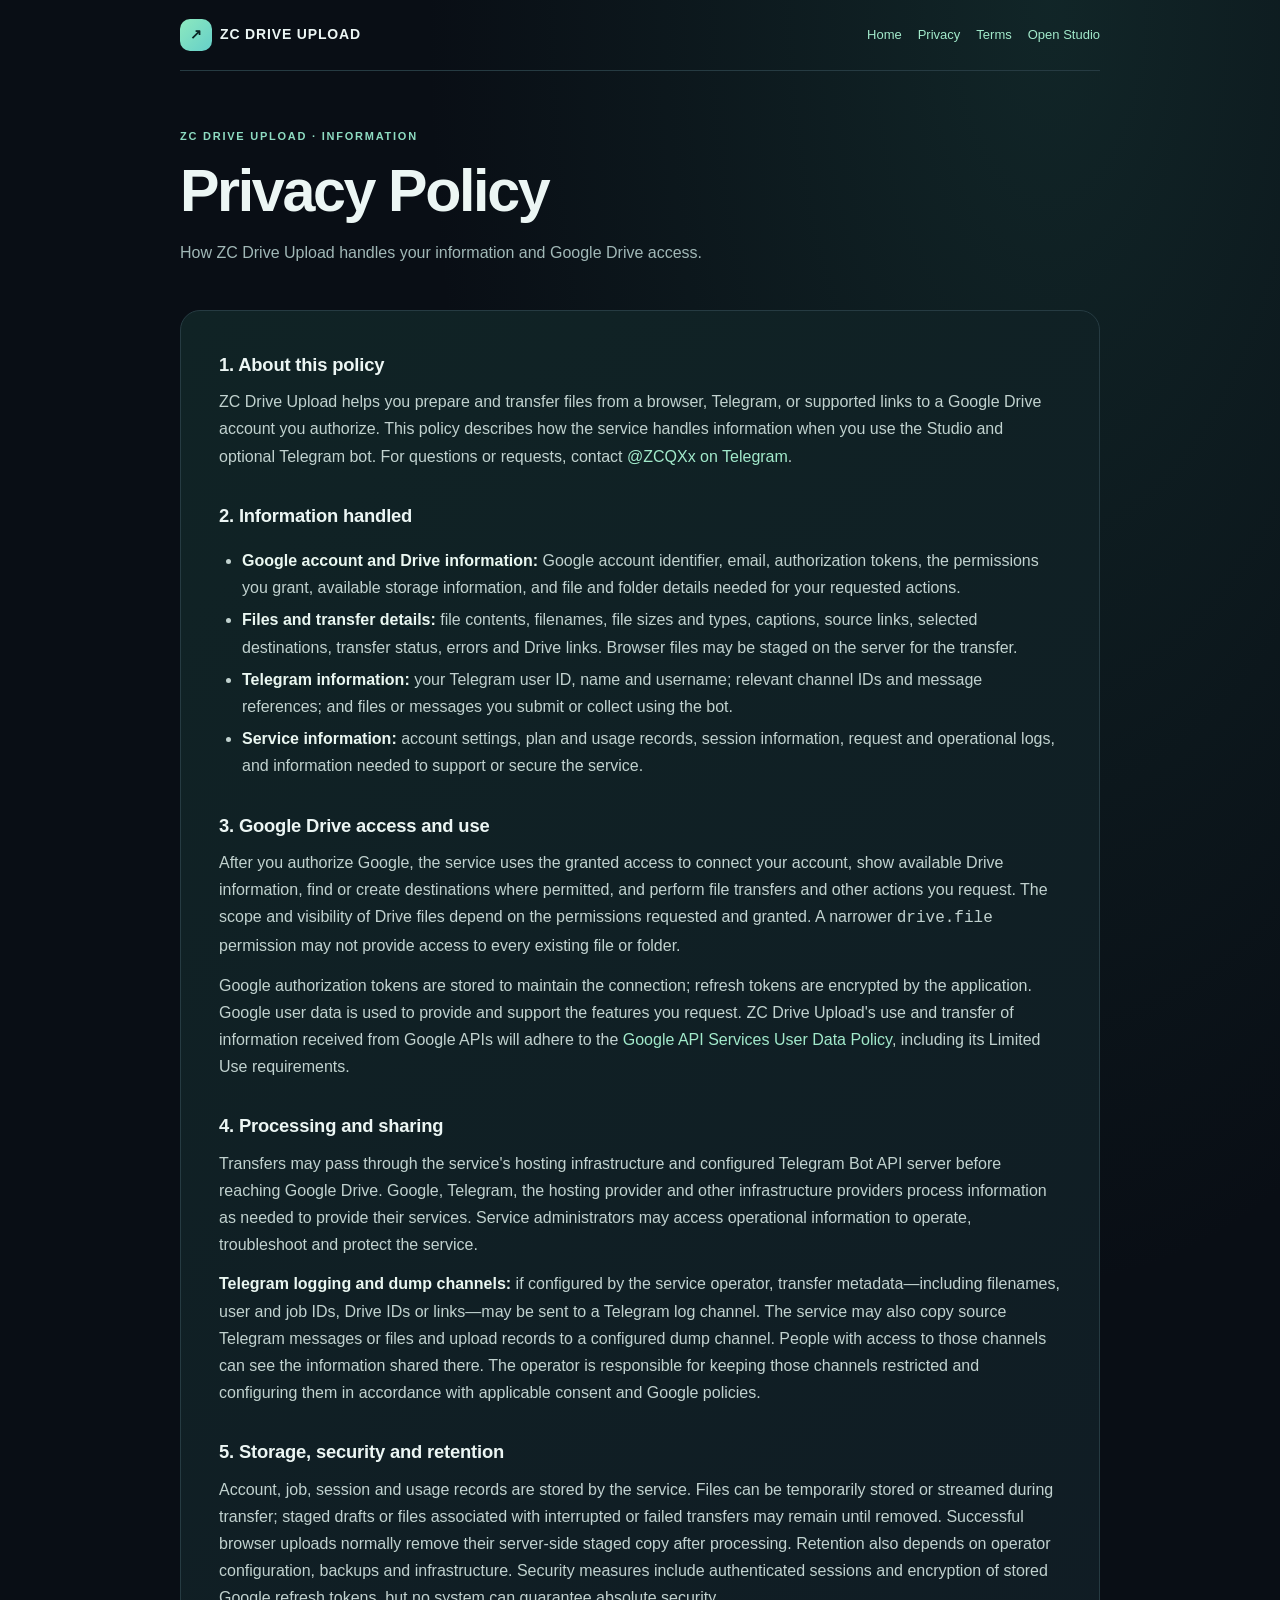
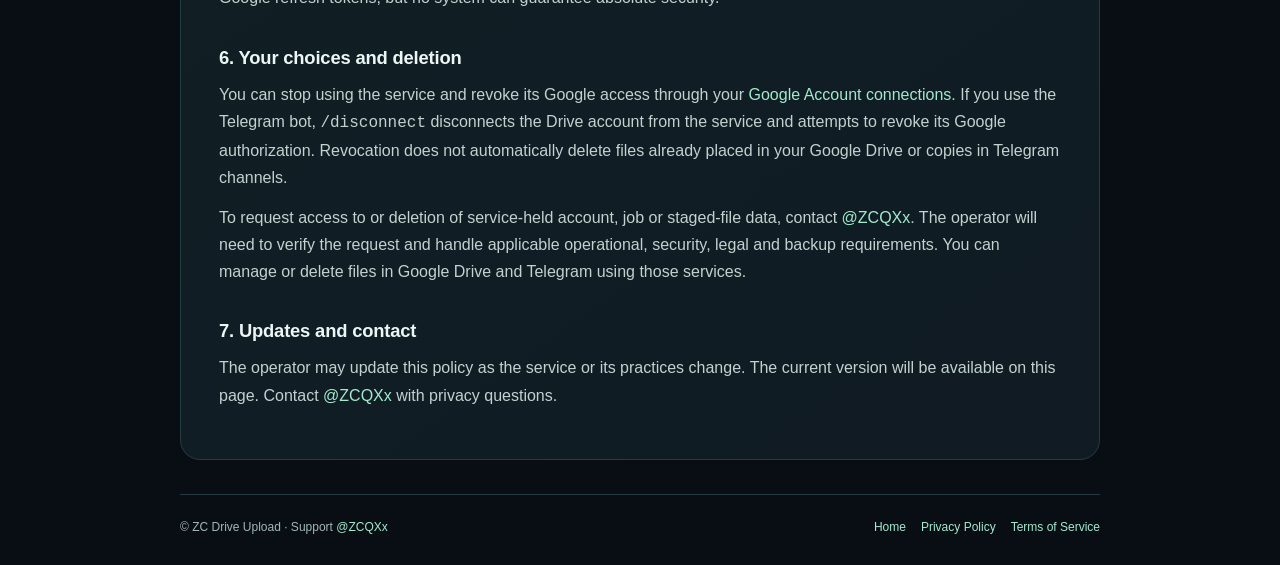
<file: driveup/web/static/privacy.html>
<!doctype html><html lang="en"><head><meta charset="utf-8"><meta name="viewport" content="width=device-width,initial-scale=1"><meta name="theme-color" content="#090e15"><title>Privacy Policy · ZC Drive Upload</title><style>
:root{color-scheme:dark;--bg:#090e15;--panel:#101b24;--line:#263b42;--text:#ecf6f4;--muted:#a1b8b7;--mint:#a2eacb}*{box-sizing:border-box}body{margin:0;background:radial-gradient(ellipse at 82% 0,#235a514f,transparent 42%),var(--bg);color:var(--text);font:16px/1.7 -apple-system,BlinkMacSystemFont,"Segoe UI",sans-serif}a{color:var(--mint);text-decoration:none}a:hover{text-decoration:underline}.shell{width:min(920px,calc(100% - 36px));margin:auto}.top{display:flex;justify-content:space-between;align-items:center;gap:12px;padding:19px 0;border-bottom:1px solid var(--line)}.brand{font-size:14px;font-weight:800;letter-spacing:.06em;color:var(--text)}.brand b{display:inline-grid;place-items:center;width:32px;height:32px;border-radius:10px;background:linear-gradient(135deg,#8de9bf,#65cfc9);color:#0a2424;margin-right:8px}.nav{display:flex;gap:16px;flex-wrap:wrap;font-size:13px}.hero{padding:56px 0 28px}.eyebrow{font-size:11px;letter-spacing:.16em;color:#8edcc2;font-weight:800}.hero h1{font-size:clamp(2.1rem,6vw,3.7rem);line-height:1.1;letter-spacing:-.04em;margin:12px 0}.hero p{color:var(--muted);max-width:660px}.card{background:linear-gradient(145deg,#102325,#101b24);border:1px solid var(--line);border-radius:20px;padding:clamp(22px,4vw,38px);margin-bottom:34px}.card h2{font-size:1.15rem;margin:30px 0 8px;letter-spacing:-.01em}.card h2:first-child{margin-top:0}.card p,.card li{color:#c1d2cf}.card p{margin:7px 0 12px}.card ul{padding-left:23px}.card li{margin:5px 0}.card strong{color:#eaf7f1}.callout{border-left:3px solid #81ddba;padding:10px 15px;background:#15322d;border-radius:0 10px 10px 0}.footer{display:flex;justify-content:space-between;gap:15px;flex-wrap:wrap;border-top:1px solid var(--line);padding:22px 0 32px;color:var(--muted);font-size:12px}.footer nav{display:flex;gap:15px;flex-wrap:wrap}@media(max-width:540px){.top{align-items:flex-start;flex-direction:column}.hero{padding-top:35px}.nav{font-size:12px}.card{padding:20px}}
</style></head><body><header class="shell top"><a href="/home" class="brand"><b>↗</b>ZC DRIVE UPLOAD</a><nav class="nav" aria-label="Public pages"><a href="/home">Home</a><a href="/privacy">Privacy</a><a href="/terms">Terms</a><a href="/studio">Open Studio</a></nav></header><main class="shell"><section class="hero"><div class="eyebrow">ZC DRIVE UPLOAD · INFORMATION</div><h1>Privacy Policy</h1><p>How ZC Drive Upload handles your information and Google Drive access.</p></section><article class="card">
<h2>1. About this policy</h2>
<p>ZC Drive Upload helps you prepare and transfer files from a browser, Telegram, or supported links to a Google Drive account you authorize. This policy describes how the service handles information when you use the Studio and optional Telegram bot. For questions or requests, contact <a href="https://t.me/ZCQXx">@ZCQXx on Telegram</a>.</p>
<h2>2. Information handled</h2>
<ul><li><strong>Google account and Drive information:</strong> Google account identifier, email, authorization tokens, the permissions you grant, available storage information, and file and folder details needed for your requested actions.</li><li><strong>Files and transfer details:</strong> file contents, filenames, file sizes and types, captions, source links, selected destinations, transfer status, errors and Drive links. Browser files may be staged on the server for the transfer.</li><li><strong>Telegram information:</strong> your Telegram user ID, name and username; relevant channel IDs and message references; and files or messages you submit or collect using the bot.</li><li><strong>Service information:</strong> account settings, plan and usage records, session information, request and operational logs, and information needed to support or secure the service.</li></ul>
<h2>3. Google Drive access and use</h2>
<p>After you authorize Google, the service uses the granted access to connect your account, show available Drive information, find or create destinations where permitted, and perform file transfers and other actions you request. The scope and visibility of Drive files depend on the permissions requested and granted. A narrower <code>drive.file</code> permission may not provide access to every existing file or folder.</p>
<p>Google authorization tokens are stored to maintain the connection; refresh tokens are encrypted by the application. Google user data is used to provide and support the features you request. ZC Drive Upload's use and transfer of information received from Google APIs will adhere to the <a href="https://developers.google.com/terms/api-services-user-data-policy" target="_blank" rel="noopener noreferrer">Google API Services User Data Policy</a>, including its Limited Use requirements.</p>
<h2>4. Processing and sharing</h2>
<p>Transfers may pass through the service's hosting infrastructure and configured Telegram Bot API server before reaching Google Drive. Google, Telegram, the hosting provider and other infrastructure providers process information as needed to provide their services. Service administrators may access operational information to operate, troubleshoot and protect the service.</p>
<p><strong>Telegram logging and dump channels:</strong> if configured by the service operator, transfer metadata—including filenames, user and job IDs, Drive IDs or links—may be sent to a Telegram log channel. The service may also copy source Telegram messages or files and upload records to a configured dump channel. People with access to those channels can see the information shared there. The operator is responsible for keeping those channels restricted and configuring them in accordance with applicable consent and Google policies.</p>
<h2>5. Storage, security and retention</h2>
<p>Account, job, session and usage records are stored by the service. Files can be temporarily stored or streamed during transfer; staged drafts or files associated with interrupted or failed transfers may remain until removed. Successful browser uploads normally remove their server-side staged copy after processing. Retention also depends on operator configuration, backups and infrastructure. Security measures include authenticated sessions and encryption of stored Google refresh tokens, but no system can guarantee absolute security.</p>
<h2>6. Your choices and deletion</h2>
<p>You can stop using the service and revoke its Google access through your <a href="https://myaccount.google.com/connections" target="_blank" rel="noopener noreferrer">Google Account connections</a>. If you use the Telegram bot, <code>/disconnect</code> disconnects the Drive account from the service and attempts to revoke its Google authorization. Revocation does not automatically delete files already placed in your Google Drive or copies in Telegram channels.</p>
<p>To request access to or deletion of service-held account, job or staged-file data, contact <a href="https://t.me/ZCQXx">@ZCQXx</a>. The operator will need to verify the request and handle applicable operational, security, legal and backup requirements. You can manage or delete files in Google Drive and Telegram using those services.</p>
<h2>7. Updates and contact</h2>
<p>The operator may update this policy as the service or its practices change. The current version will be available on this page. Contact <a href="https://t.me/ZCQXx">@ZCQXx</a> with privacy questions.</p>
</article></main><footer class="shell footer"><span>© ZC Drive Upload · Support <a href="https://t.me/ZCQXx">@ZCQXx</a></span><nav aria-label="Footer"><a href="/home">Home</a><a href="/privacy">Privacy Policy</a><a href="/terms">Terms of Service</a></nav></footer></body></html>
</file>
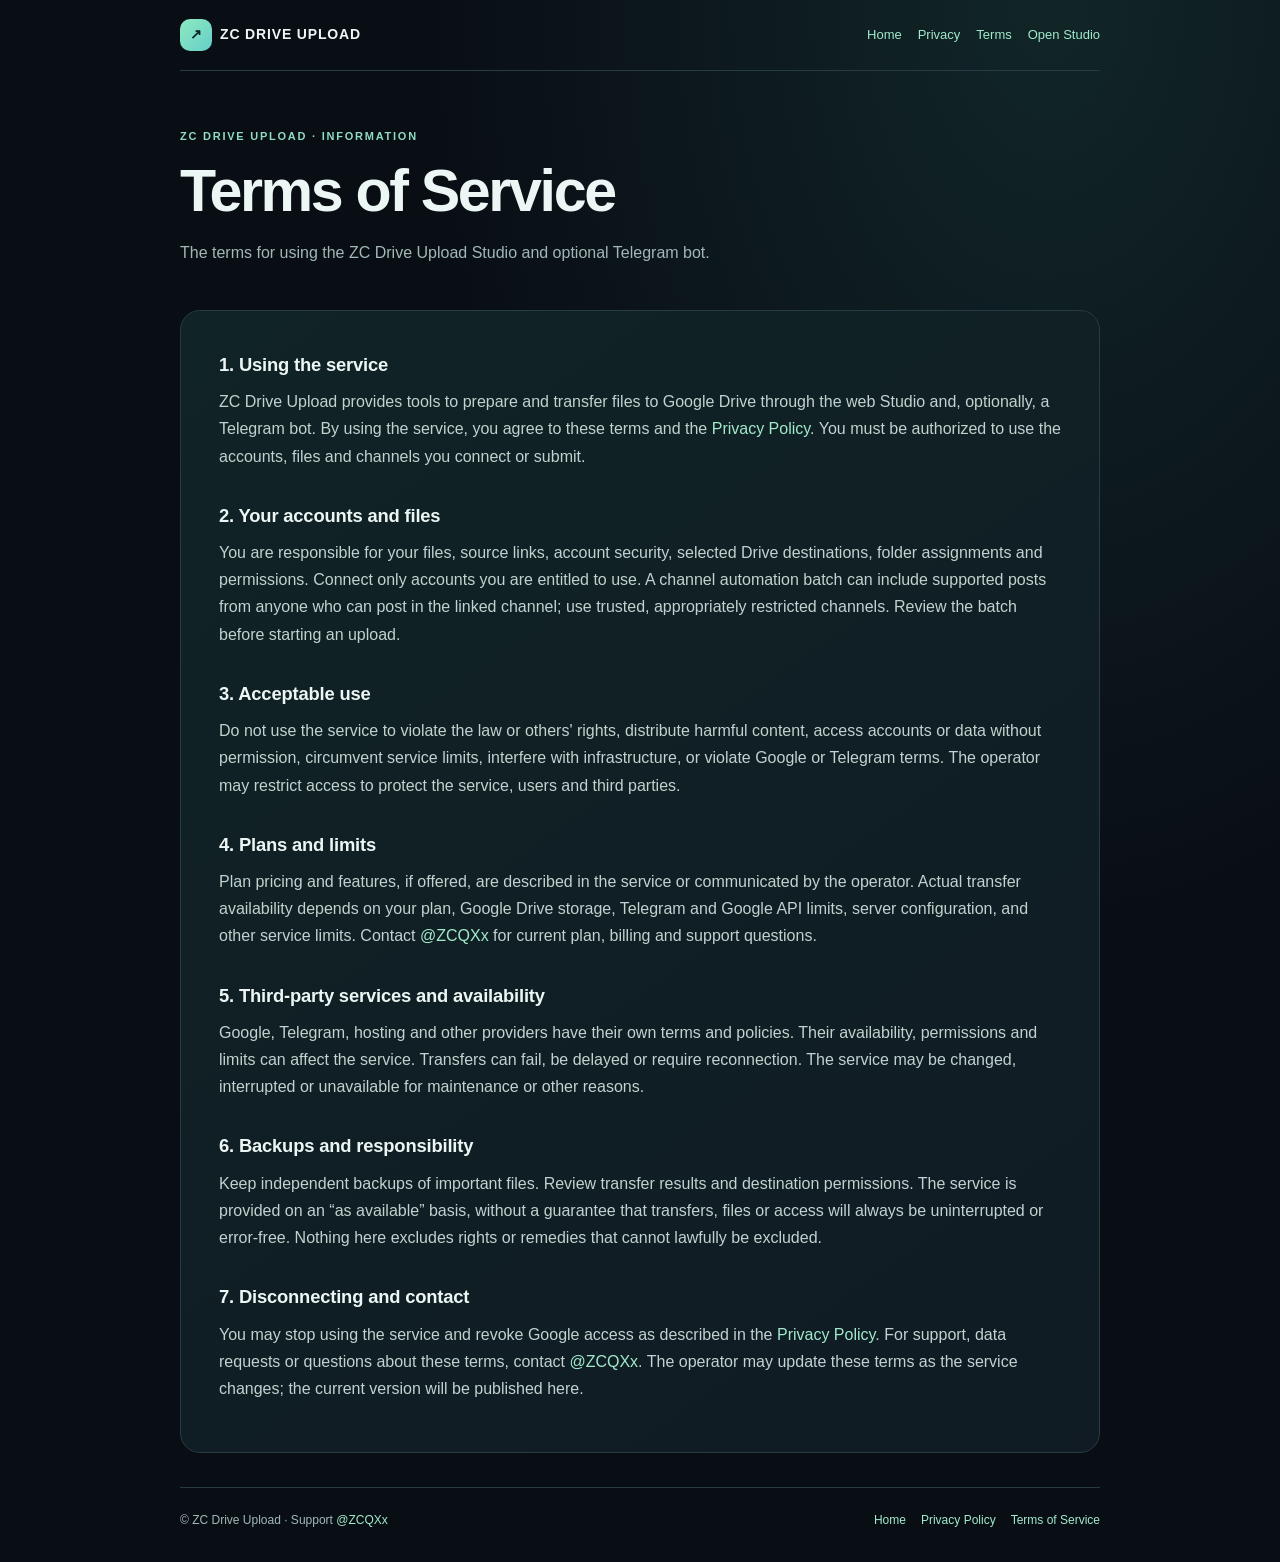
<file: driveup/web/static/terms.html>
<!doctype html><html lang="en"><head><meta charset="utf-8"><meta name="viewport" content="width=device-width,initial-scale=1"><meta name="theme-color" content="#090e15"><title>Terms of Service · ZC Drive Upload</title><style>
:root{color-scheme:dark;--bg:#090e15;--panel:#101b24;--line:#263b42;--text:#ecf6f4;--muted:#a1b8b7;--mint:#a2eacb}*{box-sizing:border-box}body{margin:0;background:radial-gradient(ellipse at 82% 0,#235a514f,transparent 42%),var(--bg);color:var(--text);font:16px/1.7 -apple-system,BlinkMacSystemFont,"Segoe UI",sans-serif}a{color:var(--mint);text-decoration:none}a:hover{text-decoration:underline}.shell{width:min(920px,calc(100% - 36px));margin:auto}.top{display:flex;justify-content:space-between;align-items:center;gap:12px;padding:19px 0;border-bottom:1px solid var(--line)}.brand{font-size:14px;font-weight:800;letter-spacing:.06em;color:var(--text)}.brand b{display:inline-grid;place-items:center;width:32px;height:32px;border-radius:10px;background:linear-gradient(135deg,#8de9bf,#65cfc9);color:#0a2424;margin-right:8px}.nav{display:flex;gap:16px;flex-wrap:wrap;font-size:13px}.hero{padding:56px 0 28px}.eyebrow{font-size:11px;letter-spacing:.16em;color:#8edcc2;font-weight:800}.hero h1{font-size:clamp(2.1rem,6vw,3.7rem);line-height:1.1;letter-spacing:-.04em;margin:12px 0}.hero p{color:var(--muted);max-width:660px}.card{background:linear-gradient(145deg,#102325,#101b24);border:1px solid var(--line);border-radius:20px;padding:clamp(22px,4vw,38px);margin-bottom:34px}.card h2{font-size:1.15rem;margin:30px 0 8px;letter-spacing:-.01em}.card h2:first-child{margin-top:0}.card p,.card li{color:#c1d2cf}.card p{margin:7px 0 12px}.card ul{padding-left:23px}.card li{margin:5px 0}.card strong{color:#eaf7f1}.callout{border-left:3px solid #81ddba;padding:10px 15px;background:#15322d;border-radius:0 10px 10px 0}.footer{display:flex;justify-content:space-between;gap:15px;flex-wrap:wrap;border-top:1px solid var(--line);padding:22px 0 32px;color:var(--muted);font-size:12px}.footer nav{display:flex;gap:15px;flex-wrap:wrap}@media(max-width:540px){.top{align-items:flex-start;flex-direction:column}.hero{padding-top:35px}.nav{font-size:12px}.card{padding:20px}}
</style></head><body><header class="shell top"><a href="/home" class="brand"><b>↗</b>ZC DRIVE UPLOAD</a><nav class="nav" aria-label="Public pages"><a href="/home">Home</a><a href="/privacy">Privacy</a><a href="/terms">Terms</a><a href="/studio">Open Studio</a></nav></header><main class="shell"><section class="hero"><div class="eyebrow">ZC DRIVE UPLOAD · INFORMATION</div><h1>Terms of Service</h1><p>The terms for using the ZC Drive Upload Studio and optional Telegram bot.</p></section><article class="card">
<h2>1. Using the service</h2>
<p>ZC Drive Upload provides tools to prepare and transfer files to Google Drive through the web Studio and, optionally, a Telegram bot. By using the service, you agree to these terms and the <a href="/privacy">Privacy Policy</a>. You must be authorized to use the accounts, files and channels you connect or submit.</p>
<h2>2. Your accounts and files</h2>
<p>You are responsible for your files, source links, account security, selected Drive destinations, folder assignments and permissions. Connect only accounts you are entitled to use. A channel automation batch can include supported posts from anyone who can post in the linked channel; use trusted, appropriately restricted channels. Review the batch before starting an upload.</p>
<h2>3. Acceptable use</h2>
<p>Do not use the service to violate the law or others' rights, distribute harmful content, access accounts or data without permission, circumvent service limits, interfere with infrastructure, or violate Google or Telegram terms. The operator may restrict access to protect the service, users and third parties.</p>
<h2>4. Plans and limits</h2>
<p>Plan pricing and features, if offered, are described in the service or communicated by the operator. Actual transfer availability depends on your plan, Google Drive storage, Telegram and Google API limits, server configuration, and other service limits. Contact <a href="https://t.me/ZCQXx">@ZCQXx</a> for current plan, billing and support questions.</p>
<h2>5. Third-party services and availability</h2>
<p>Google, Telegram, hosting and other providers have their own terms and policies. Their availability, permissions and limits can affect the service. Transfers can fail, be delayed or require reconnection. The service may be changed, interrupted or unavailable for maintenance or other reasons.</p>
<h2>6. Backups and responsibility</h2>
<p>Keep independent backups of important files. Review transfer results and destination permissions. The service is provided on an “as available” basis, without a guarantee that transfers, files or access will always be uninterrupted or error-free. Nothing here excludes rights or remedies that cannot lawfully be excluded.</p>
<h2>7. Disconnecting and contact</h2>
<p>You may stop using the service and revoke Google access as described in the <a href="/privacy">Privacy Policy</a>. For support, data requests or questions about these terms, contact <a href="https://t.me/ZCQXx">@ZCQXx</a>. The operator may update these terms as the service changes; the current version will be published here.</p>
</article></main><footer class="shell footer"><span>© ZC Drive Upload · Support <a href="https://t.me/ZCQXx">@ZCQXx</a></span><nav aria-label="Footer"><a href="/home">Home</a><a href="/privacy">Privacy Policy</a><a href="/terms">Terms of Service</a></nav></footer></body></html>
</file>
